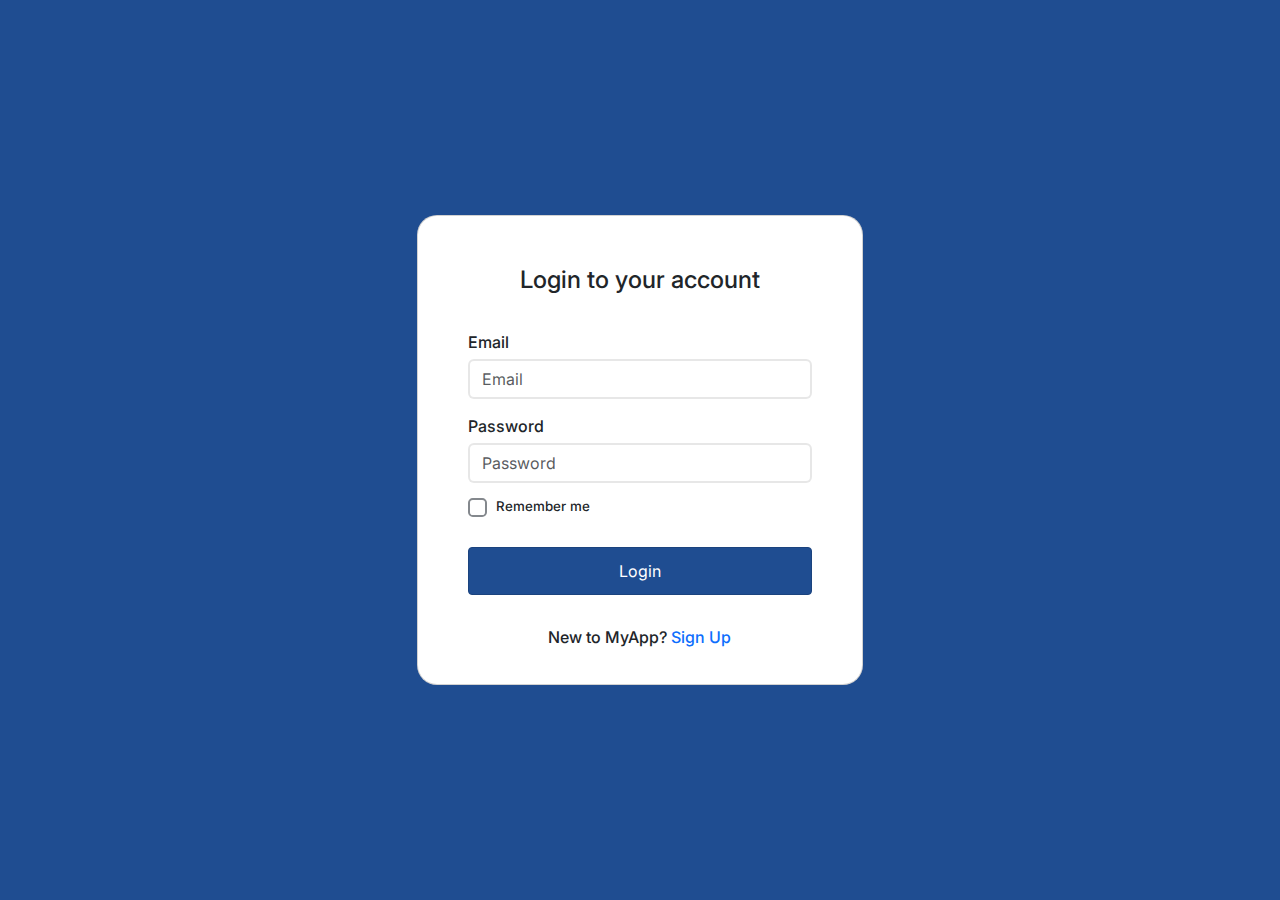
<file: login.html>
<!DOCTYPE html>
<html lang="en">
  <head>
    <meta charset="UTF-8" />
    <meta name="viewport" content="width=device-width, initial-scale=1.0" />
    <title>Stripe</title>
    <!-- Icon -->
    <link
      rel="icon"
      href="https://images.ctfassets.net/fzn2n1nzq965/2EOOpI2mMZgHYBlbO44zWV/5a6c5d37402652c80567ec942c733a43/favicon.png?w=180&h=180"
    />
    <!-- Bootstrap CSS -->
    <link
      rel="stylesheet"
      href="https://cdn.jsdelivr.net/npm/bootstrap@5.3.1/dist/css/bootstrap.min.css"
    />
    <!-- Google Fonts -->
    <link rel="preconnect" href="https://fonts.googleapis.com" />
    <link rel="preconnect" href="https://fonts.gstatic.com" crossorigin />
    <link
      href="https://fonts.googleapis.com/css2?family=Inter:wght@100;200;300;400;500;600;700;800;900&display=swap"
      rel="stylesheet"
    />
    <link rel="stylesheet" href="style.css" />
  </head>
  <body>
    <div class="container-md">
      <div class="card">
        <h4 class="card-text">Login to your account</h4>
        <form action="login.php" method="post" id="login_form">
          <div class="email">
            <label class="form-label" for="email">Email</label>
            <input
              class="form-control"
              type="email"
              name="email"
              id="email"
              placeholder="Email"
            />
          </div>
          <div class="password">
            <label class="form-label" for="password">Password</label>
            <input
              class="form-control"
              type="password"
              name="password"
              id="password"
              placeholder="Password"
            />
          </div>
          <div class="check">
            <input
              class="form-check-input"
              type="checkbox"
              name="check"
              id="check"
            />
            <label class="form-check-label" for="check">Remember me</label>
          </div>
          <div class="button">
            <input class="btn btn-primary" type="submit" value="Login" />
          </div>
        </form>
        <p class="card-text">New to MyApp? <a href="signup.html">Sign Up</a></p>
      </div>
    </div>
    <!-- Bootstrap JS -->
    <script src="https://cdn.jsdelivr.net/npm/bootstrap@5.3.1/dist/js/bootstrap.bundle.min.js"></script>
  </body>
</html>
</file>
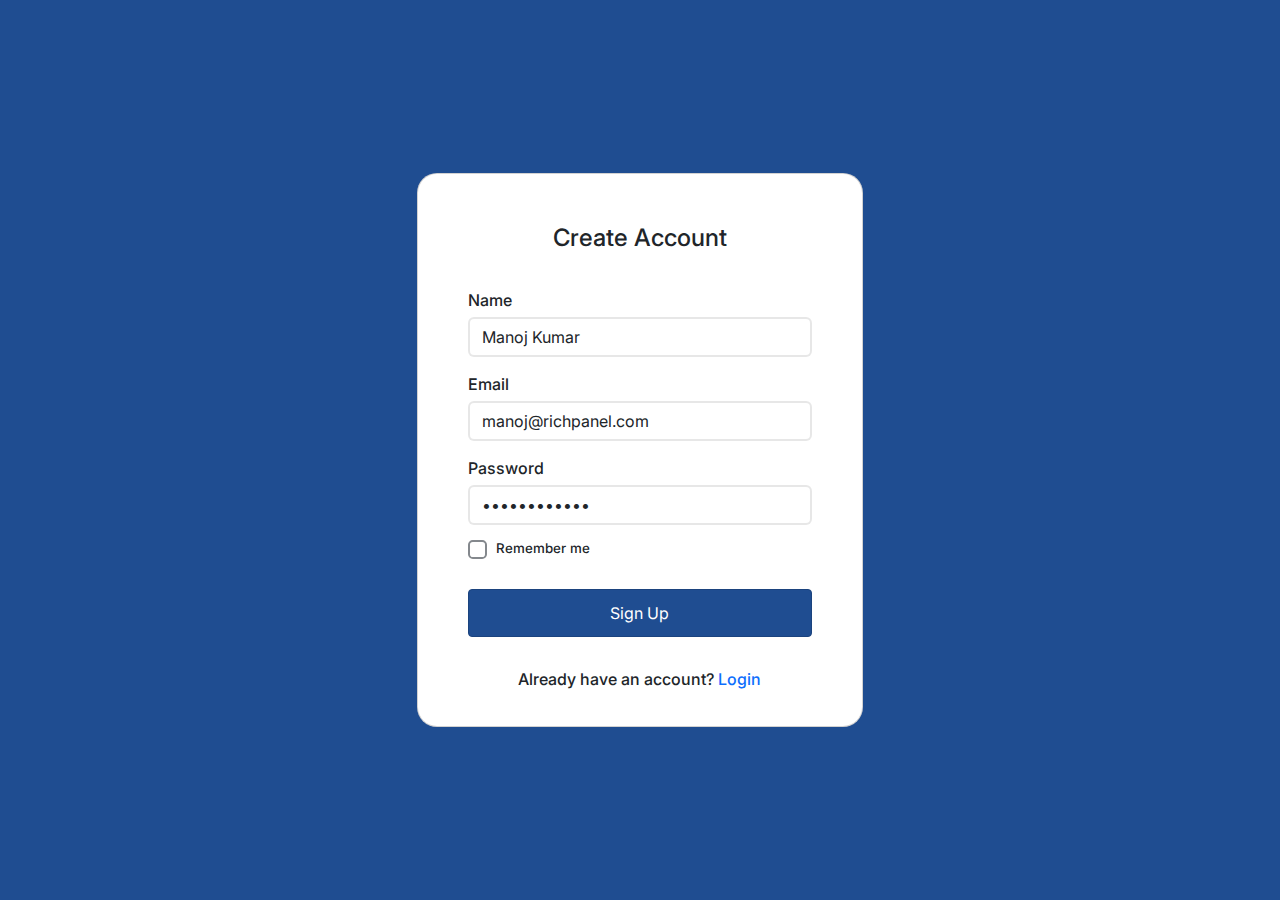
<file: signup.html>
<!DOCTYPE html>
<html lang="en">
  <head>
    <meta charset="UTF-8" />
    <meta name="viewport" content="width=device-width, initial-scale=1.0" />
    <title>Stripe</title>
    <!-- Icon -->
    <link
      rel="icon"
      href="https://images.ctfassets.net/fzn2n1nzq965/2EOOpI2mMZgHYBlbO44zWV/5a6c5d37402652c80567ec942c733a43/favicon.png?w=180&h=180"
    />
    <!-- Bootstrap CSS -->
    <link
      rel="stylesheet"
      href="https://cdn.jsdelivr.net/npm/bootstrap@5.3.1/dist/css/bootstrap.min.css"
    />
    <!-- Google Fonts -->
    <link rel="preconnect" href="https://fonts.googleapis.com" />
    <link rel="preconnect" href="https://fonts.gstatic.com" crossorigin />
    <link
      href="https://fonts.googleapis.com/css2?family=Inter:wght@100;200;300;400;500;600;700;800;900&display=swap"
      rel="stylesheet"
    />
    <link rel="stylesheet" href="style.css" />
  </head>
  <body>
    <div class="container-md">
      <div class="card">
        <h4 class="card-text">Create Account</h4>
        <form action="">
          <div class="name">
            <label class="form-label" for="name">Name</label>
            <input
              class="form-control"
              type="text"
              name="name"
              id="name"
              placeholder="Name"
              value="Manoj Kumar"
            />
          </div>
          <div class="email">
            <label class="form-label" for="email">Email</label>
            <input
              class="form-control"
              type="email"
              name="email"
              id="email"
              placeholder="Email"
              value="manoj@richpanel.com"
            />
          </div>
          <div class="password">
            <label class="form-label" for="password">Password</label>
            <input
              class="form-control"
              type="password"
              name="password"
              id="password"
              placeholder="Password"
              value="adnanhussain"
            />
          </div>
          <div class="check">
            <input
              class="form-check-input"
              type="checkbox"
              name="check"
              id="check"
            />
            <label class="form-check-label" for="check">Remember me</label>
          </div>
          <input class="btn btn-primary" type="button" value="Sign Up" />
        </form>
        <p class="card-text">
          Already have an account? <a href="index.html">Login</a>
        </p>
      </div>
    </div>
    <!-- Bootstrap JS -->
    <script src="https://cdn.jsdelivr.net/npm/bootstrap@5.3.1/dist/js/bootstrap.bundle.min.js"></script>
  </body>
</html>
</file>
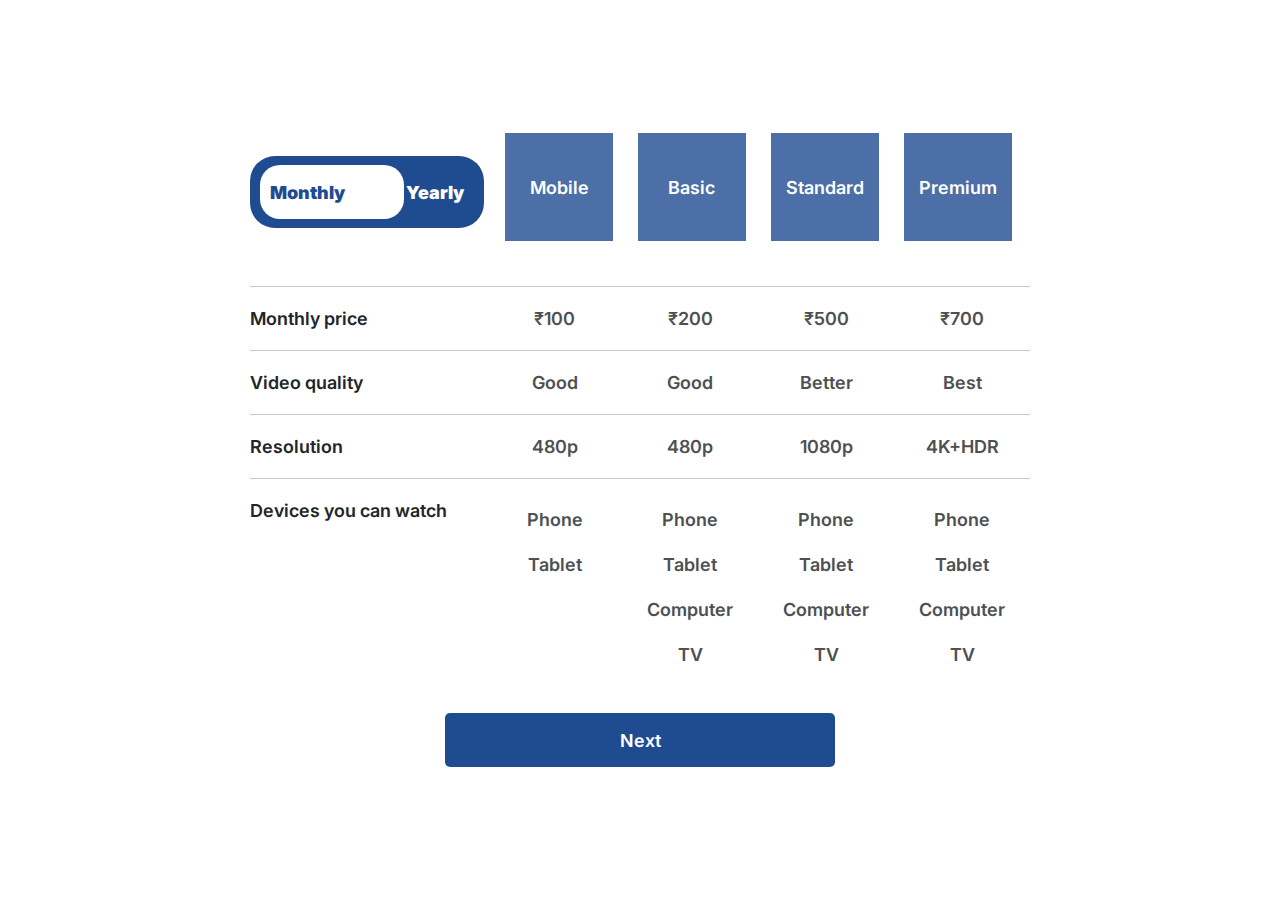
<file: sub_mon.html>
<!DOCTYPE html>
<html lang="en">
  <head>
    <meta charset="UTF-8" />
    <meta name="viewport" content="width=device-width, initial-scale=1.0" />
    <title>Stripe</title>
    <!-- Icon -->
    <link
      rel="icon"
      href="https://images.ctfassets.net/fzn2n1nzq965/2EOOpI2mMZgHYBlbO44zWV/5a6c5d37402652c80567ec942c733a43/favicon.png?w=180&h=180"
    />
    <!-- Bootstrap CSS -->
    <link
      rel="stylesheet"
      href="https://cdn.jsdelivr.net/npm/bootstrap@5.3.1/dist/css/bootstrap.min.css"
    />
    <!-- Google Fonts -->
    <link rel="preconnect" href="https://fonts.googleapis.com" />
    <link rel="preconnect" href="https://fonts.gstatic.com" crossorigin />
    <link
      href="https://fonts.googleapis.com/css2?family=Inter:wght@100;200;300;400;500;600;700;800;900&display=swap"
      rel="stylesheet"
    />
    <link rel="stylesheet" href="subscription.css" />
  </head>
  <body>
    <div class="container-md">
      <div class="card">
        <div class="content">
          <div class="r-1">
            <div class="headings sub-type">
              <span class="switch">
                <input type="checkbox" id="switcher" checked />
                <label for="switcher"></label>
              </span>
            </div>
            <div class="list-items">
              <div class="mobile plan">Mobile</div>
              <div class="basic plan">Basic</div>
              <div class="standard plan">Standard</div>
              <div class="premium plan">Premium</div>
            </div>
          </div>
          <hr />
          <div class="r-2">
            <div class="headings">Monthly price</div>
            <div class="list-items">
              <div id="mobile" class="mobile">₹100</div>
              <div id="basic" class="basic">₹200</div>
              <div id="standard" class="standard">₹500</div>
              <div id="premium" class="premium">₹700</div>
            </div>
          </div>
          <hr />
          <div class="r-3">
            <div class="headings">Video quality</div>
            <div class="list-items">
              <div class="mobile">Good</div>
              <div class="basic">Good</div>
              <div class="standard">Better</div>
              <div class="premium">Best</div>
            </div>
          </div>
          <hr />
          <div class="r-4">
            <div class="headings">Resolution</div>
            <div class="list-items">
              <div class="mobile">480p</div>
              <div class="basic">480p</div>
              <div class="standard">1080p</div>
              <div class="premium">4K+HDR</div>
            </div>
          </div>
          <hr />
          <div class="r-5">
            <div class="headings">Devices you can watch</div>
            <div class="list-items">
              <div class="devices mobile">Phone Tablet</div>
              <div class="devices basic">Phone Tablet Computer TV</div>
              <div class="devices standard">Phone Tablet Computer TV</div>
              <div class="devices premium">Phone Tablet Computer TV</div>
            </div>
          </div>
        </div>
        <div class="next">
          <a href="index.html">Next</a>
        </div>
      </div>
      <!-- Bootstrap JS -->
      <script src="https://cdn.jsdelivr.net/npm/bootstrap@5.3.1/dist/js/bootstrap.bundle.min.js"></script>
      <script src="subscription.js"></script>
    </div>
  </body>
</html>
</file>
<file: style.css>
* {
  font-family: "Inter", sans-serif;
}

body {
  background-color: #1f4d91;
  display: flex;
  justify-content: center;
  align-items: center;
  position: relative;
  height: 100vh;
  width: 100vw;
}

.container-md {
  display: flex;
  align-items: center;
  justify-content: center;
  height: 100%;
  width: 100%;
}

.card {
  width: 40%;
  padding: 50px 50px 35px 50px;
  display: flex;
  flex-wrap: wrap;
  border-radius: 20px;
}

.card-text {
  font-weight: 500;
  text-align: center;
  margin: 0px 0px 30px 0px;
}

.card-text a {
  text-decoration: none;
}

.form-label {
  margin: 0;
  margin-top: 5px;
  margin-bottom: 5px;
  font-weight: 500;
}

.form-control {
  border: 2px solid rgba(128, 128, 128, 0.189);
  margin-bottom: 10px;
}

.form-check-input {
  border: 2px solid #84888d;
  font-size: 1.2rem;
}

.form-check-label {
  font-size: smaller;
  font-weight: 500;
  margin-left: 5px;
}

.btn {
  width: 100%;
  height: 3rem;
  background-color: #1f4d91;
  border-color: #1b437e;
  border-radius: 4px;
  margin: 30px 0;
  text-decoration: none;
}
</file>
<file: subscription.css>
* {
  font-family: "Inter", sans-serif;
  font-weight: 600;
  font-size: 2vh;
}

body {
  background-color: #fff;
  justify-content: center;
  align-items: center;
  position: relative;
  height: 100vh;
  width: 100vw;
  margin: 0;
}

.container-md {
  display: flex;
  align-items: center;
  justify-content: center;
  height: 100%;
  width: 100%;
  /* margin: 0px; */
}

.card {
  display: flex;
  width: 70%;
  border: none;
}

.sub-type {
  display: flex;
  align-items: center;
  justify-content: center;
  flex-direction: column;
}

.switch {
  position: relative;
  width: 13rem;
  height: 5rem;
  border-radius: 25px;
}

.switch input {
  appearance: none;
  width: 13rem;
  height: 4rem;
  border-radius: 25px;
  background-color: #1f4c91;
  outline: none;
  /* cursor: pointer; */
}

.switch input::before,
.switch input::after {
  z-index: 2;
  position: absolute;
  top: 40%;
  transform: translateY(-50%);
  font-weight: bolder;
}

.switch input::before {
  content: "Monthly";
  left: 20px;
}

.switch input::after {
  content: "Yearly";
  right: 20px;
}

.switch input:checked {
  background: #1f4c91;
}

.switch label {
  z-index: 1;
  position: absolute;
  top: 0.5rem;
  bottom: 1.5rem;
  border-radius: 20px;
}

.switch input {
  transition: 0.25s;
}

.switch input:checked::before {
  color: #1f4c91;
  transition: color 0.5s;
}

.switch input:checked::after {
  color: #fff;
  transition: color 0.5s;
}

.switch input:checked + label {
  left: 10px;
  right: 80px;
  background: #fff;
  transition: left 0.5s, right 0.4s 0.2s;
}

.switch input:not(:checked) {
  background: #1f4c91;
  transition: background 0.4s;
}

.switch input:not(:checked)::before {
  color: #fff;
  transition: color 0.5s;
}

.switch input:not(:checked)::after {
  color: #1f4c91;
  transition: color 0.5s 0.2s;
}

.switch input:not(:checked) + label {
  left: 90px;
  right: 10px;
  background: #fff;
  transition: left 0.4s 0.2s, right 0.5s, background 0.35s;
}

.r-1,
.r-2,
.r-3,
.r-4,
.r-5 {
  display: flex;
  justify-content: space-between;
}

.list-items {
  width: 65%;
  display: inline-flex;
  align-items: center;
  justify-content: space-between;
  text-align: center;
  margin-right: 1rem;
}

.list-items div {
  width: 5.5rem;
}

.r-5 .list-items {
  align-items: start;
}

.plan {
  display: inline-flex;
  height: 1.8vw;
  width: 1.8vw;
  padding: 3rem;
  margin-bottom: 1.5rem;
  align-items: center;
  justify-content: center;
  background-color: #1f4c91;
  color: #fff;
}

.devices {
  line-height: 2.5rem;
}

.mobile,
.basic,
.standard,
.premium {
  opacity: 0.6;
  cursor: pointer;
}

.next {
  background-color: #1f4c91;
  color: #fff;
  border: none;
  border-radius: 5px;
  width: 50%;
  height: 3rem;
  display: flex;
  align-items: center;
  justify-content: center;
  margin: 2rem 25% 0rem 25%;
  cursor: pointer;
}

.next a {
  text-decoration: none;
  color: #fff;
  padding: 3rem 50%;
}
</file>
